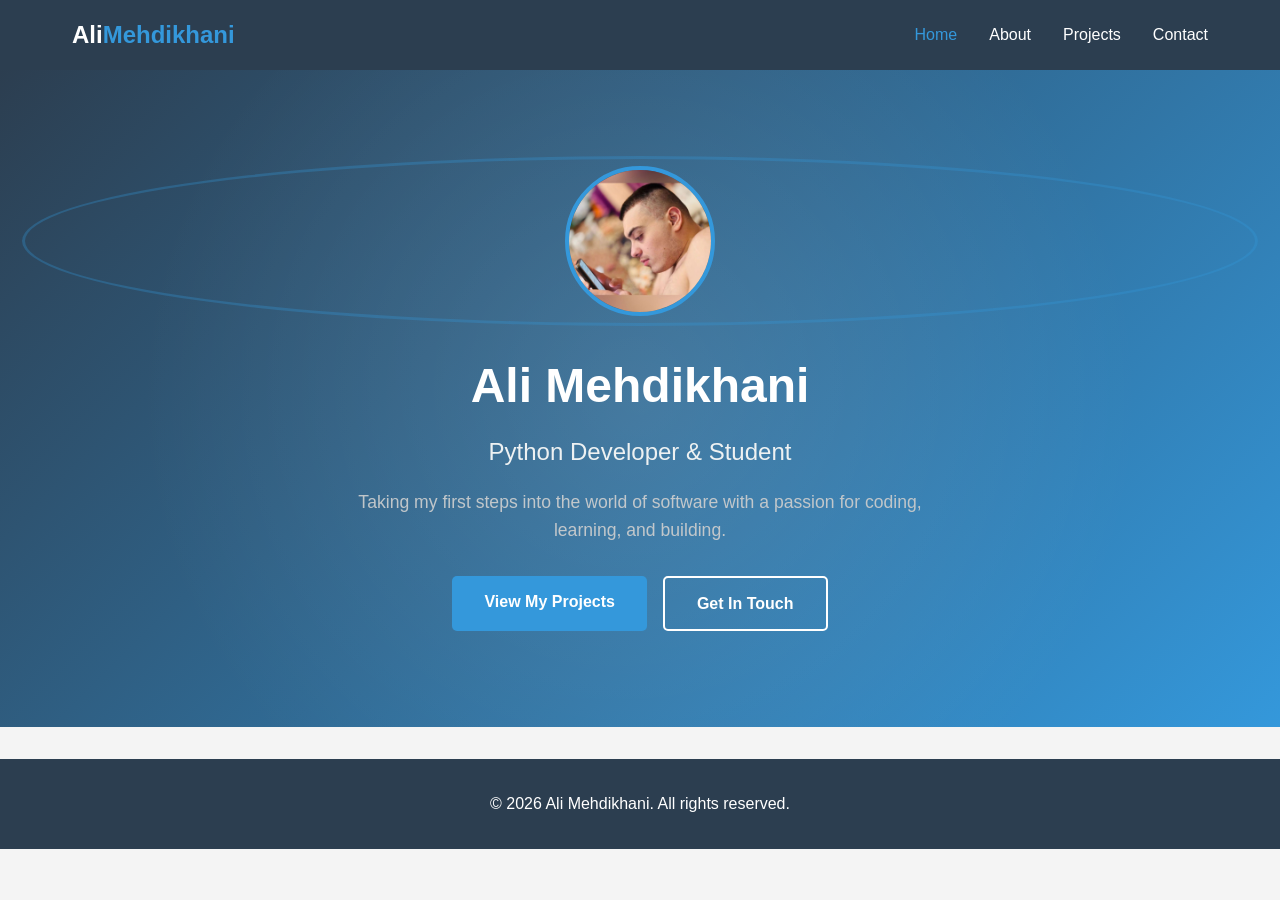
<file: index.html>
<!DOCTYPE html>
<html lang="en">
<head>
    <meta charset="UTF-8">
    <meta name="viewport" content="width=device-width, initial-scale=1.0">
    <title>Ali Mehdikhani | Portfolio</title>
    <link rel="stylesheet" href="css/style.css">
</head>
<body>
    <nav class="navbar">
        <div class="nav-container">
            <a href="index.html" class="logo">Ali<span>Mehdikhani</span></a>
            <ul class="nav-links">
                <li><a href="index.html" class="active">Home</a></li>
                <li><a href="about.html">About</a></li>
                <li><a href="projects.html">Projects</a></li>
                <li><a href="contact.html">Contact</a></li>
            </ul>
        </div>
    </nav>

    <section class="hero">
        <div class="hero-content">
            <div class="profile-image">
                <img src="images/profile.jpg" alt="Ali Mehdikhani" class="profile-img">
            </div>
            <h1>Ali Mehdikhani</h1>
            <p class="title">Python Developer & Student</p>
            <p class="subtitle">Taking my first steps into the world of software with a passion for coding, learning, and building.</p>
            <div class="hero-buttons">
                <a href="projects.html" class="btn btn-primary">View My Projects</a>
                <a href="contact.html" class="btn btn-secondary">Get In Touch</a>
            </div>
        </div>
    </section>

    <footer>
        <p>&copy; 2026 Ali Mehdikhani. All rights reserved.</p>
    </footer>
</body>
</html>
</file>
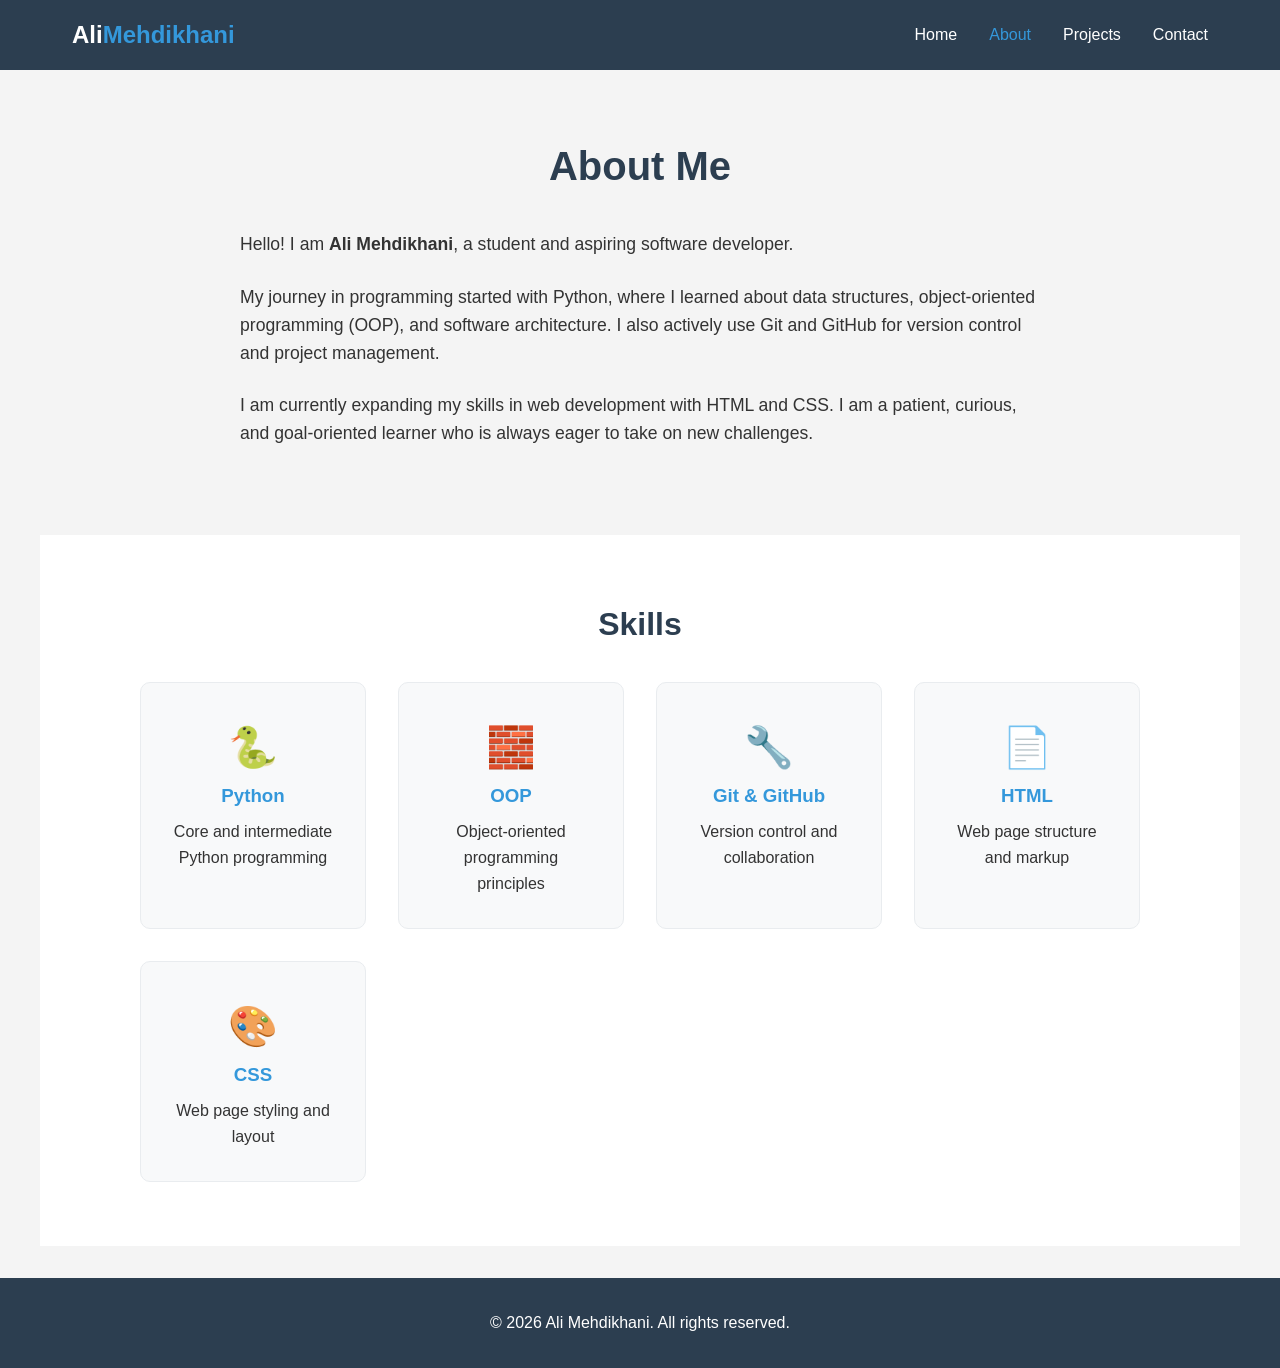
<file: about.html>
<!DOCTYPE html>
<html lang="en">
<head>
    <meta charset="UTF-8">
    <meta name="viewport" content="width=device-width, initial-scale=1.0">
    <title>About | Ali Mehdikhani</title>
    <link rel="stylesheet" href="css/style.css">
</head>
<body>
    <nav class="navbar">
        <div class="nav-container">
            <a href="index.html" class="logo">Ali<span>Mehdikhani</span></a>
            <ul class="nav-links">
                <li><a href="index.html">Home</a></li>
                <li><a href="about.html" class="active">About</a></li>
                <li><a href="projects.html">Projects</a></li>
                <li><a href="contact.html">Contact</a></li>
            </ul>
        </div>
    </nav>

    <section class="page-section">
        <h1>About Me</h1>
        <div class="about-content">
            <p>Hello! I am <strong>Ali Mehdikhani</strong>, a student and aspiring software developer.</p>
            <p>My journey in programming started with Python, where I learned about data structures, object-oriented programming (OOP), and software architecture. I also actively use Git and GitHub for version control and project management.</p>
            <p>I am currently expanding my skills in web development with HTML and CSS. I am a patient, curious, and goal-oriented learner who is always eager to take on new challenges.</p>
        </div>
    </section>

    <section class="page-section skills-section">
        <h2>Skills</h2>
        <div class="skills-grid">
            <div class="skill-card">
                <h3>Python</h3>
                <p>Core and intermediate Python programming</p>
            </div>
            <div class="skill-card">
                <h3>OOP</h3>
                <p>Object-oriented programming principles</p>
            </div>
            <div class="skill-card">
                <h3>Git & GitHub</h3>
                <p>Version control and collaboration</p>
            </div>
            <div class="skill-card">
                <h3>HTML</h3>
                <p>Web page structure and markup</p>
            </div>
            <div class="skill-card">
                <h3>CSS</h3>
                <p>Web page styling and layout</p>
            </div>
        </div>
    </section>

    <footer>
        <p>&copy; 2026 Ali Mehdikhani. All rights reserved.</p>
    </footer>
</body>
</html>
</file>
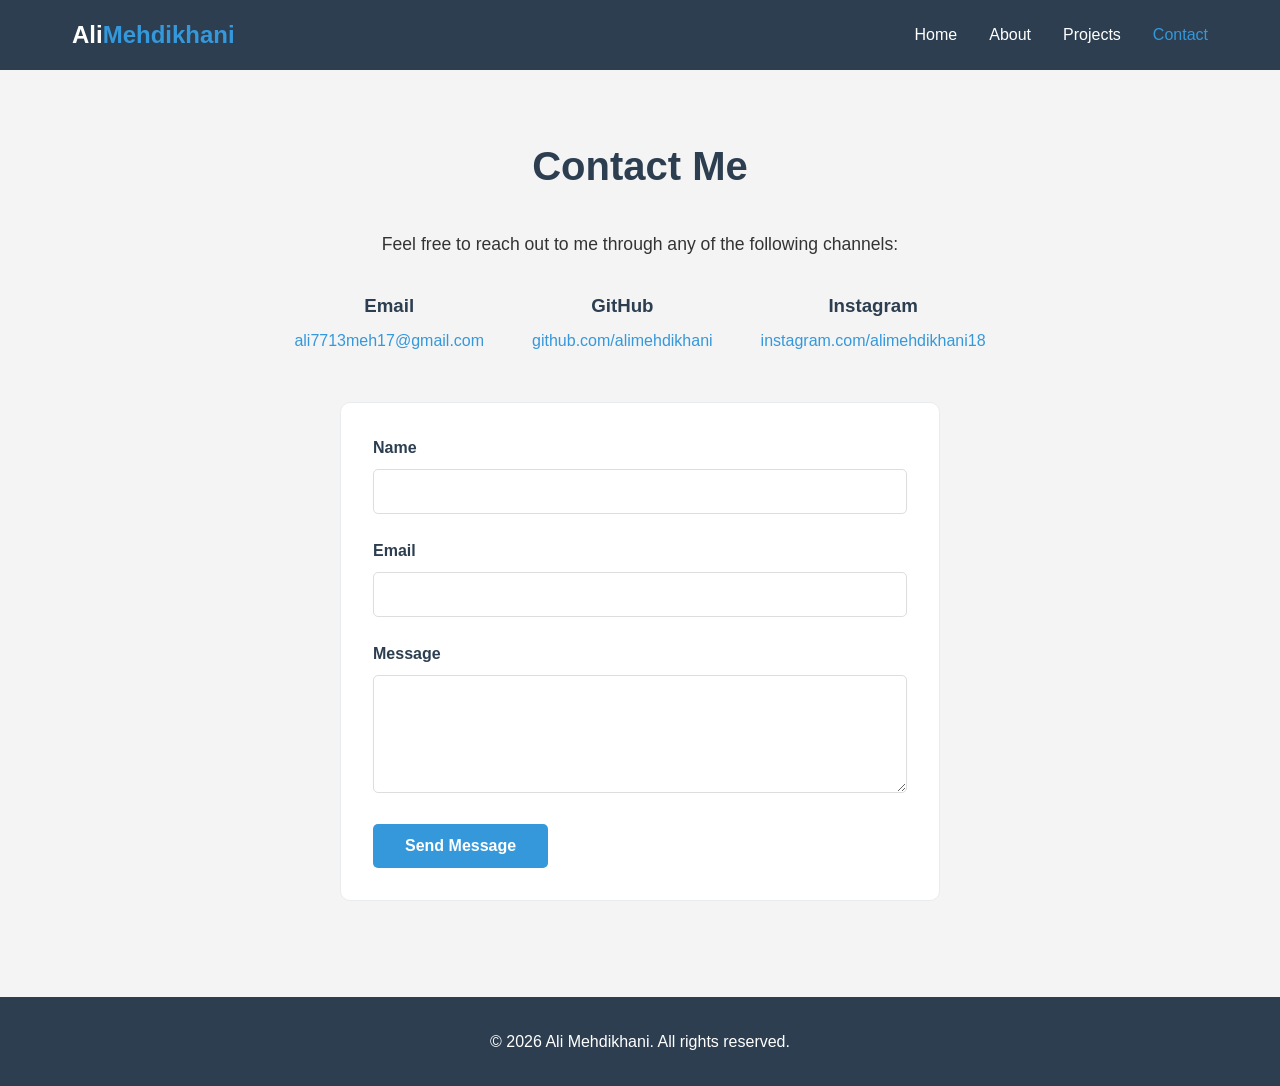
<file: contact.html>
<!DOCTYPE html>
<html lang="en">
<head>
    <meta charset="UTF-8">
    <meta name="viewport" content="width=device-width, initial-scale=1.0">
    <title>Contact | Ali Mehdikhani</title>
    <link rel="stylesheet" href="css/style.css">
</head>
<body>
    <nav class="navbar">
        <div class="nav-container">
            <a href="index.html" class="logo">Ali<span>Mehdikhani</span></a>
            <ul class="nav-links">
                <li><a href="index.html">Home</a></li>
                <li><a href="about.html">About</a></li>
                <li><a href="projects.html">Projects</a></li>
                <li><a href="contact.html" class="active">Contact</a></li>
            </ul>
        </div>
    </nav>

    <section class="page-section">
        <h1>Contact Me</h1>
        <div class="contact-content">
            <p>Feel free to reach out to me through any of the following channels:</p>
            <div class="contact-info">
                <div class="contact-item">
                    <h3>Email</h3>
                    <a href="mailto:ali7713meh17@gmail.com">ali7713meh17@gmail.com</a>
                </div>
                <div class="contact-item">
                    <h3>GitHub</h3>
                    <a href="https://github.com/alimehdikhani" target="_blank">github.com/alimehdikhani</a>
                </div>
                <div class="contact-item">
                    <h3>Instagram</h3>
                    <a href="https://instagram.com/alimehdikhani18" target="_blank">instagram.com/alimehdikhani18</a>
                </div>
            </div>
            <form class="contact-form" action="#" method="post">
                <div class="form-group">
                    <label for="name">Name</label>
                    <input type="text" id="name" name="name" required>
                </div>
                <div class="form-group">
                    <label for="email">Email</label>
                    <input type="email" id="email" name="email" required>
                </div>
                <div class="form-group">
                    <label for="message">Message</label>
                    <textarea id="message" name="message" rows="5" required></textarea>
                </div>
                <button type="submit" class="btn btn-primary">Send Message</button>
            </form>
        </div>
    </section>

    <footer>
        <p>&copy; 2026 Ali Mehdikhani. All rights reserved.</p>
    </footer>
</body>
</html>
</file>
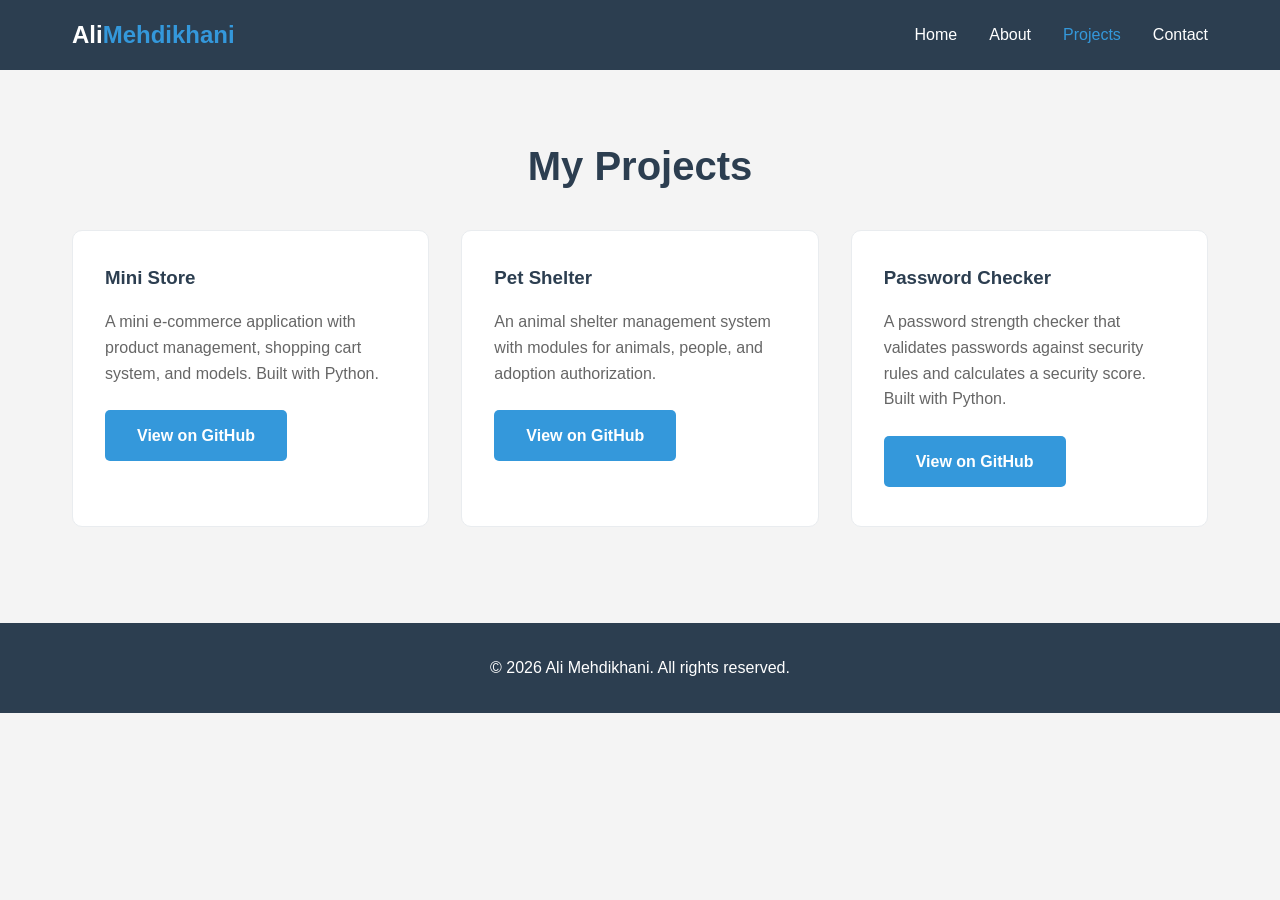
<file: projects.html>
<!DOCTYPE html>
<html lang="en">
<head>
    <meta charset="UTF-8">
    <meta name="viewport" content="width=device-width, initial-scale=1.0">
    <title>Projects | Ali Mehdikhani</title>
    <link rel="stylesheet" href="css/style.css">
</head>
<body>
    <nav class="navbar">
        <div class="nav-container">
            <a href="index.html" class="logo">Ali<span>Mehdikhani</span></a>
            <ul class="nav-links">
                <li><a href="index.html">Home</a></li>
                <li><a href="about.html">About</a></li>
                <li><a href="projects.html" class="active">Projects</a></li>
                <li><a href="contact.html">Contact</a></li>
            </ul>
        </div>
    </nav>

    <section class="page-section">
        <h1>My Projects</h1>
        <div class="projects-grid">
            <div class="project-card">
                <h3>Mini Store</h3>
                <p>A mini e-commerce application with product management, shopping cart system, and models. Built with Python.</p>
                <a href="https://github.com/alimehdikhani/mini-store" target="_blank" class="btn btn-primary">View on GitHub</a>
            </div>
            <div class="project-card">
                <h3>Pet Shelter</h3>
                <p>An animal shelter management system with modules for animals, people, and adoption authorization.</p>
                <a href="https://github.com/alimehdikhani/pet-shelter" target="_blank" class="btn btn-primary">View on GitHub</a>
            </div>
            <div class="project-card">
                <h3>Password Checker</h3>
                <p>A password strength checker that validates passwords against security rules and calculates a security score. Built with Python.</p>
                <a href="https://github.com/alimehdikhani/password-checker" target="_blank" class="btn btn-primary">View on GitHub</a>
            </div>
        </div>
    </section>

    <footer>
        <p>&copy; 2026 Ali Mehdikhani. All rights reserved.</p>
    </footer>
</body>
</html>
</file>
<file: css/style.css>
* {
    margin: 0;
    padding: 0;
    box-sizing: border-box;
}

body {
    font-family: 'Segoe UI', Tahoma, Geneva, Verdana, sans-serif;
    line-height: 1.6;
    color: #333;
    background-color: #f4f4f4;
}

.navbar {
    background-color: #2c3e50;
    padding: 1rem 0;
    position: sticky;
    top: 0;
    z-index: 100;
}

.nav-container {
    max-width: 1200px;
    margin: 0 auto;
    display: flex;
    justify-content: space-between;
    align-items: center;
    padding: 0 2rem;
}

.logo {
    color: #fff;
    font-size: 1.5rem;
    font-weight: bold;
    text-decoration: none;
}

.logo span {
    color: #3498db;
}

.nav-links {
    display: flex;
    list-style: none;
    gap: 2rem;
}

.nav-links a {
    color: #fff;
    text-decoration: none;
    transition: color 0.3s;
}

.nav-links a:hover,
.nav-links a.active {
    color: #3498db;
}

.hero {
    background: linear-gradient(135deg, #2c3e50 0%, #3498db 100%);
    color: #fff;
    text-align: center;
    padding: 6rem 2rem;
}

.profile-image {
    margin-bottom: 2rem;
}

.placeholder-img {
    width: 150px;
    height: 150px;
    background-color: #fff;
    color: #2c3e50;
    border-radius: 50%;
    display: flex;
    align-items: center;
    justify-content: center;
    font-size: 3rem;
    font-weight: bold;
    margin: 0 auto;
    border: 4px solid #3498db;
}

.profile-img {
    width: 150px;
    height: 150px;
    border-radius: 50%;
    object-fit: cover;
    margin: 0 auto;
    border: 4px solid #3498db;
    display: block;
}

.hero h1 {
    font-size: 3rem;
    margin-bottom: 0.5rem;
}

.hero .title {
    font-size: 1.5rem;
    color: #ecf0f1;
    margin-bottom: 1rem;
}

.hero .subtitle {
    font-size: 1.1rem;
    color: #bdc3c7;
    max-width: 600px;
    margin: 0 auto 2rem;
}

.hero-buttons {
    display: flex;
    gap: 1rem;
    justify-content: center;
    flex-wrap: wrap;
}

.btn {
    display: inline-block;
    padding: 0.8rem 2rem;
    border-radius: 5px;
    text-decoration: none;
    font-weight: bold;
    transition: all 0.3s;
    border: none;
    cursor: pointer;
    font-size: 1rem;
}

.btn-primary {
    background-color: #3498db;
    color: #fff;
}

.btn-primary:hover {
    background-color: #2980b9;
}

.btn-secondary {
    background-color: transparent;
    color: #fff;
    border: 2px solid #fff;
}

.btn-secondary:hover {
    background-color: #fff;
    color: #2c3e50;
}

.page-section {
    max-width: 1200px;
    margin: 0 auto;
    padding: 4rem 2rem;
}

.page-section h1 {
    font-size: 2.5rem;
    margin-bottom: 2rem;
    color: #2c3e50;
    text-align: center;
}

.page-section h2 {
    font-size: 2rem;
    margin-bottom: 2rem;
    color: #2c3e50;
    text-align: center;
}

.about-content {
    max-width: 800px;
    margin: 0 auto;
    font-size: 1.1rem;
}

.about-content p {
    margin-bottom: 1.5rem;
}

.skills-section {
    background-color: #fff;
}

.skills-grid {
    display: grid;
    grid-template-columns: repeat(auto-fit, minmax(200px, 1fr));
    gap: 2rem;
    max-width: 1000px;
    margin: 0 auto;
}

.skill-card {
    background-color: #f8f9fa;
    padding: 2rem;
    border-radius: 10px;
    text-align: center;
    border: 1px solid #e9ecef;
    transition: transform 0.3s;
}

.skill-card:hover {
    transform: translateY(-5px);
    box-shadow: 0 5px 15px rgba(0,0,0,0.1);
}

.skill-card h3 {
    color: #3498db;
    margin-bottom: 0.5rem;
}

.projects-grid {
    display: grid;
    grid-template-columns: repeat(auto-fit, minmax(300px, 1fr));
    gap: 2rem;
}

.project-card {
    background-color: #fff;
    padding: 2rem;
    border-radius: 10px;
    border: 1px solid #e9ecef;
    transition: transform 0.3s;
}

.project-card:hover {
    transform: translateY(-5px);
    box-shadow: 0 5px 15px rgba(0,0,0,0.1);
}

.project-card h3 {
    color: #2c3e50;
    margin-bottom: 1rem;
}

.project-card p {
    margin-bottom: 1.5rem;
    color: #666;
}

.contact-content {
    max-width: 800px;
    margin: 0 auto;
}

.contact-content > p {
    text-align: center;
    margin-bottom: 2rem;
    font-size: 1.1rem;
}

.contact-info {
    display: flex;
    justify-content: center;
    gap: 3rem;
    margin-bottom: 3rem;
    flex-wrap: wrap;
}

.contact-item {
    text-align: center;
}

.contact-item h3 {
    color: #2c3e50;
    margin-bottom: 0.5rem;
}

.contact-item a {
    color: #3498db;
    text-decoration: none;
}

.contact-item a:hover {
    text-decoration: underline;
}

.contact-form {
    max-width: 600px;
    margin: 0 auto;
    background-color: #fff;
    padding: 2rem;
    border-radius: 10px;
    border: 1px solid #e9ecef;
}

.form-group {
    margin-bottom: 1.5rem;
}

.form-group label {
    display: block;
    margin-bottom: 0.5rem;
    font-weight: bold;
    color: #2c3e50;
}

.form-group input,
.form-group textarea {
    width: 100%;
    padding: 0.8rem;
    border: 1px solid #ddd;
    border-radius: 5px;
    font-size: 1rem;
    font-family: inherit;
}

.form-group input:focus,
.form-group textarea:focus {
    outline: none;
    border-color: #3498db;
}

footer {
    background-color: #2c3e50;
    color: #fff;
    text-align: center;
    padding: 2rem;
    margin-top: 2rem;
}

/* Back to top button */
.back-to-top {
    position: fixed;
    bottom: 30px;
    right: 30px;
    width: 50px;
    height: 50px;
    background-color: #3498db;
    color: #fff;
    border: none;
    border-radius: 50%;
    font-size: 1.5rem;
    cursor: pointer;
    opacity: 0;
    visibility: hidden;
    transition: all 0.3s;
    z-index: 1000;
    box-shadow: 0 2px 10px rgba(0,0,0,0.2);
}

.back-to-top.visible {
    opacity: 1;
    visibility: visible;
}

.back-to-top:hover {
    background-color: #2980b9;
    transform: translateY(-3px);
}

/* Fade-in animation */
.fade-in {
    opacity: 0;
    transform: translateY(20px);
    transition: opacity 0.6s ease, transform 0.6s ease;
}

.fade-in.visible {
    opacity: 1;
    transform: translateY(0);
}

/* Modern enhancements */
.hero {
    position: relative;
    overflow: hidden;
}

.hero::before {
    content: '';
    position: absolute;
    top: 0;
    left: 0;
    right: 0;
    bottom: 0;
    background: radial-gradient(circle at 50% 50%, rgba(255,255,255,0.1) 0%, transparent 70%);
    animation: pulse 4s ease-in-out infinite;
}

@keyframes pulse {
    0%, 100% { transform: scale(1); opacity: 0.5; }
    50% { transform: scale(1.1); opacity: 0.8; }
}

.profile-image {
    position: relative;
    z-index: 1;
}

.profile-image::before {
    content: '';
    position: absolute;
    top: -10px;
    left: -10px;
    right: -10px;
    bottom: -10px;
    border: 3px solid rgba(52, 152, 219, 0.3);
    border-radius: 50%;
    animation: rotate 10s linear infinite;
}

@keyframes rotate {
    from { transform: rotate(0deg); }
    to { transform: rotate(360deg); }
}

/* Project card image placeholder */
.project-image {
    width: 100%;
    height: 150px;
    background: linear-gradient(135deg, #667eea 0%, #764ba2 100%);
    border-radius: 8px;
    margin-bottom: 1rem;
    display: flex;
    align-items: center;
    justify-content: center;
    color: #fff;
    font-size: 2rem;
    font-weight: bold;
}

/* Skill card icons */
.skill-card::before {
    content: '';
    display: block;
    width: 50px;
    height: 50px;
    margin: 0 auto 1rem;
    background-size: contain;
    background-repeat: no-repeat;
    background-position: center;
}

.skill-card:nth-child(1)::before { content: '🐍'; font-size: 2.5rem; background: none; }
.skill-card:nth-child(2)::before { content: '🧱'; font-size: 2.5rem; background: none; }
.skill-card:nth-child(3)::before { content: '🔧'; font-size: 2.5rem; background: none; }
.skill-card:nth-child(4)::before { content: '📄'; font-size: 2.5rem; background: none; }
.skill-card:nth-child(5)::before { content: '🎨'; font-size: 2.5rem; background: none; }

/* Contact form focus animation */
.form-group input:focus,
.form-group textarea:focus {
    box-shadow: 0 0 0 3px rgba(52, 152, 219, 0.2);
}

/* Button animation */
.btn {
    position: relative;
    overflow: hidden;
}

.btn::after {
    content: '';
    position: absolute;
    top: 50%;
    left: 50%;
    width: 0;
    height: 0;
    background: rgba(255,255,255,0.3);
    border-radius: 50%;
    transform: translate(-50%, -50%);
    transition: width 0.6s, height 0.6s;
}

.btn:active::after {
    width: 300px;
    height: 300px;
}

@media (max-width: 768px) {
    .nav-container {
        flex-direction: column;
        gap: 1rem;
    }

    .nav-links {
        gap: 1rem;
    }

    .hero h1 {
        font-size: 2rem;
    }

    .hero .title {
        font-size: 1.2rem;
    }

    .page-section {
        padding: 2rem 1rem;
    }

    .contact-info {
        flex-direction: column;
        gap: 1.5rem;
    }
}
</file>
